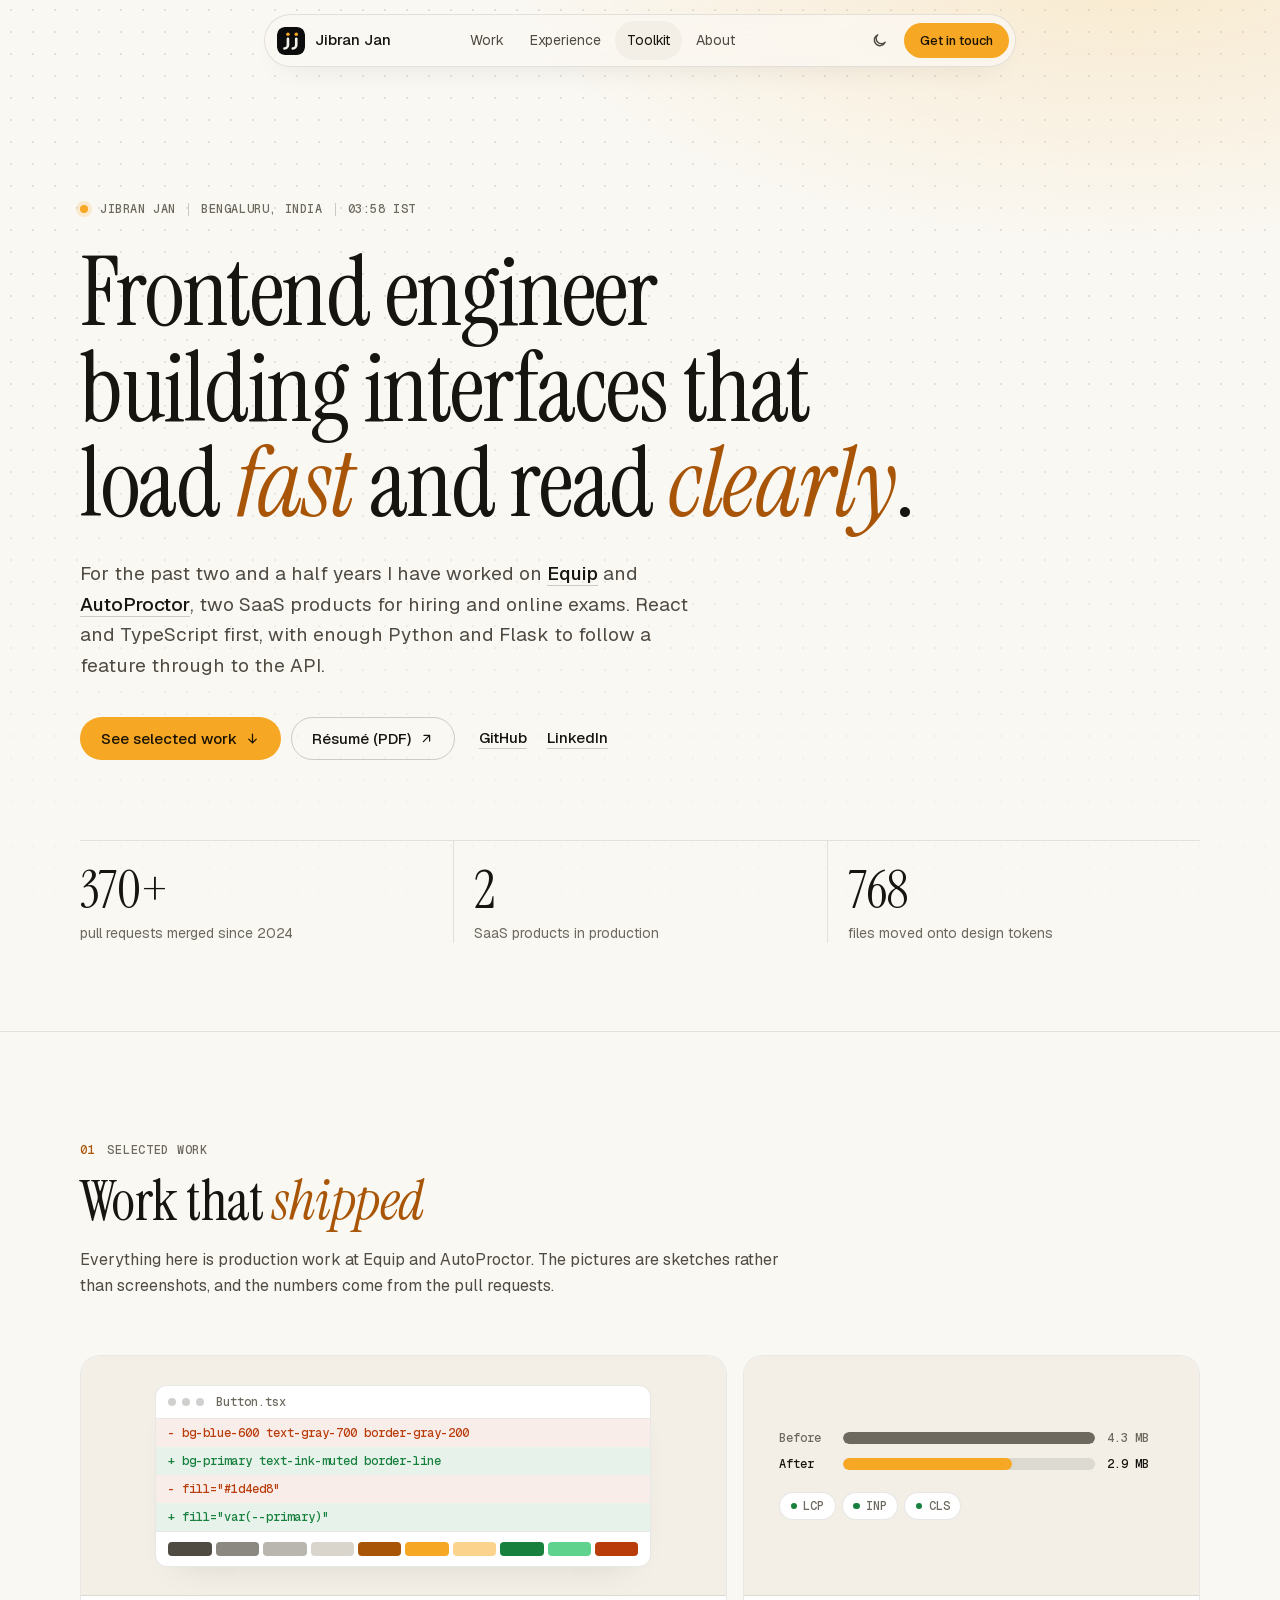
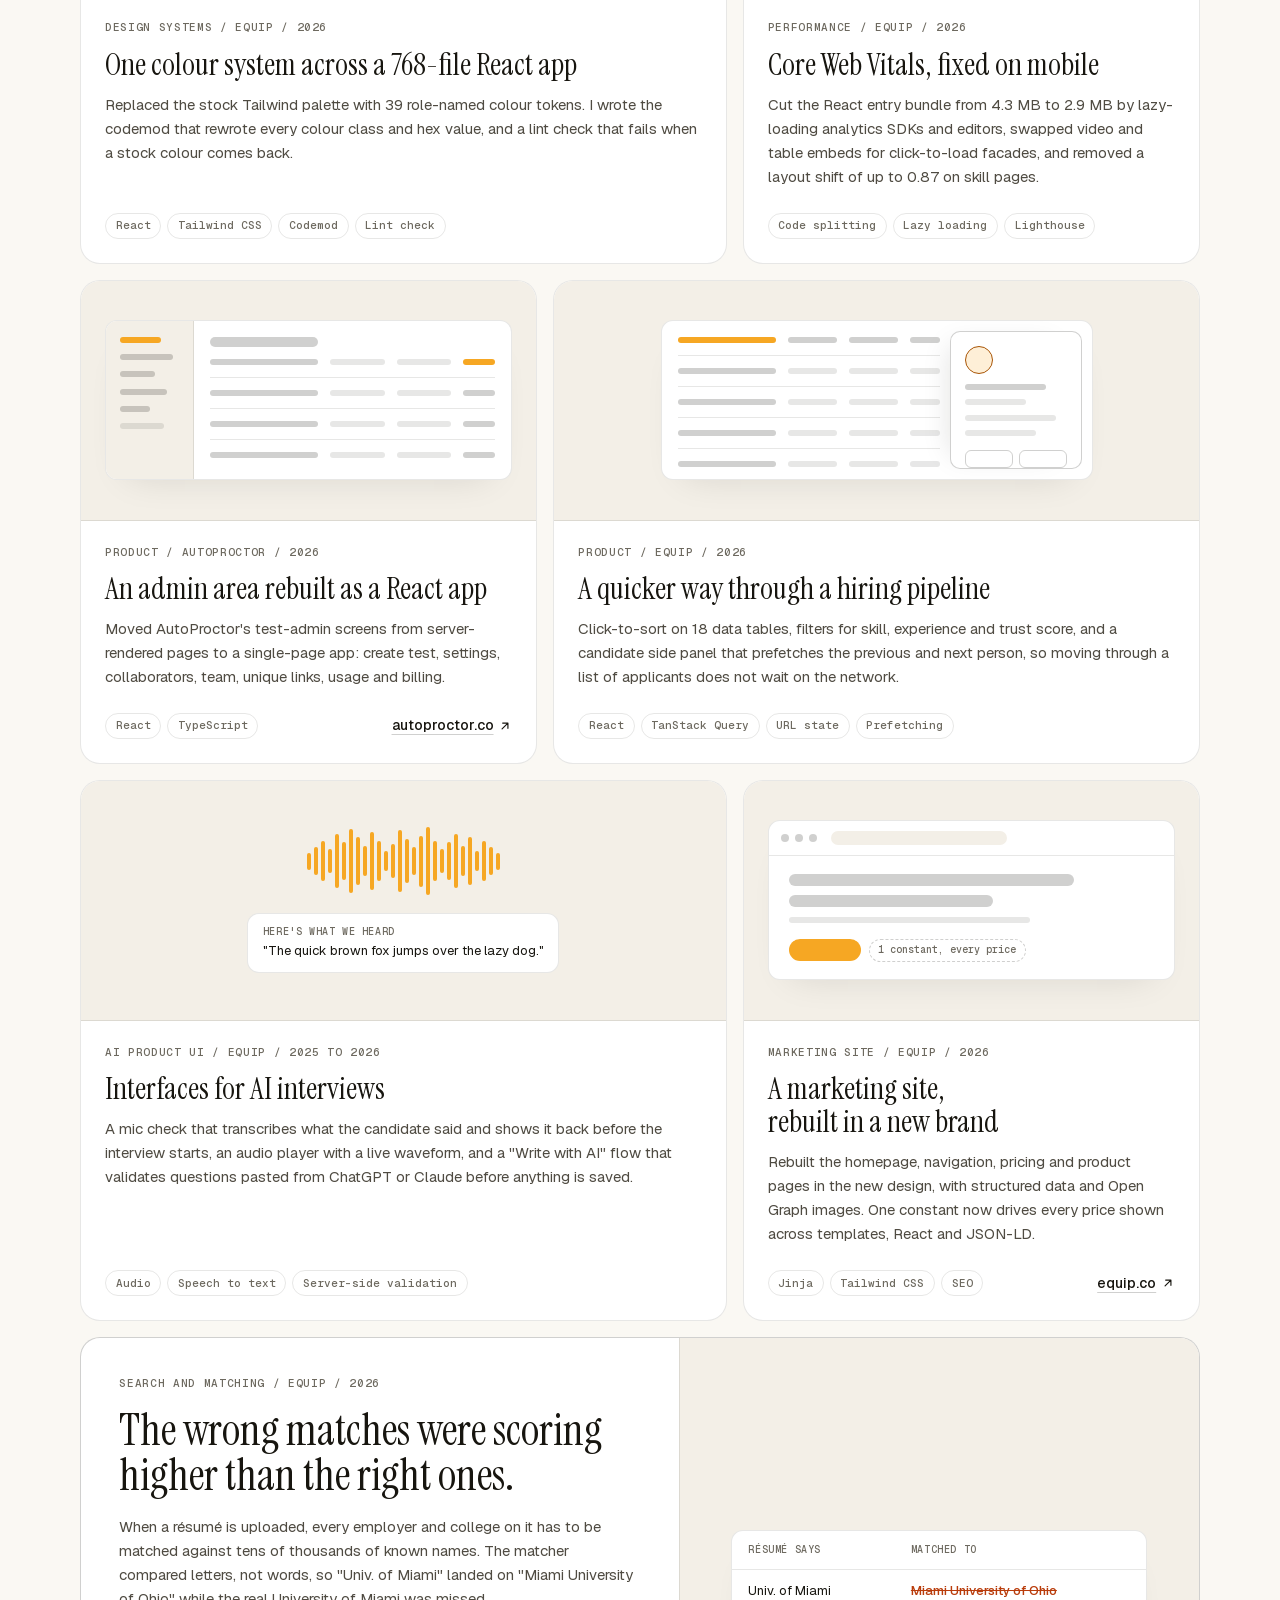
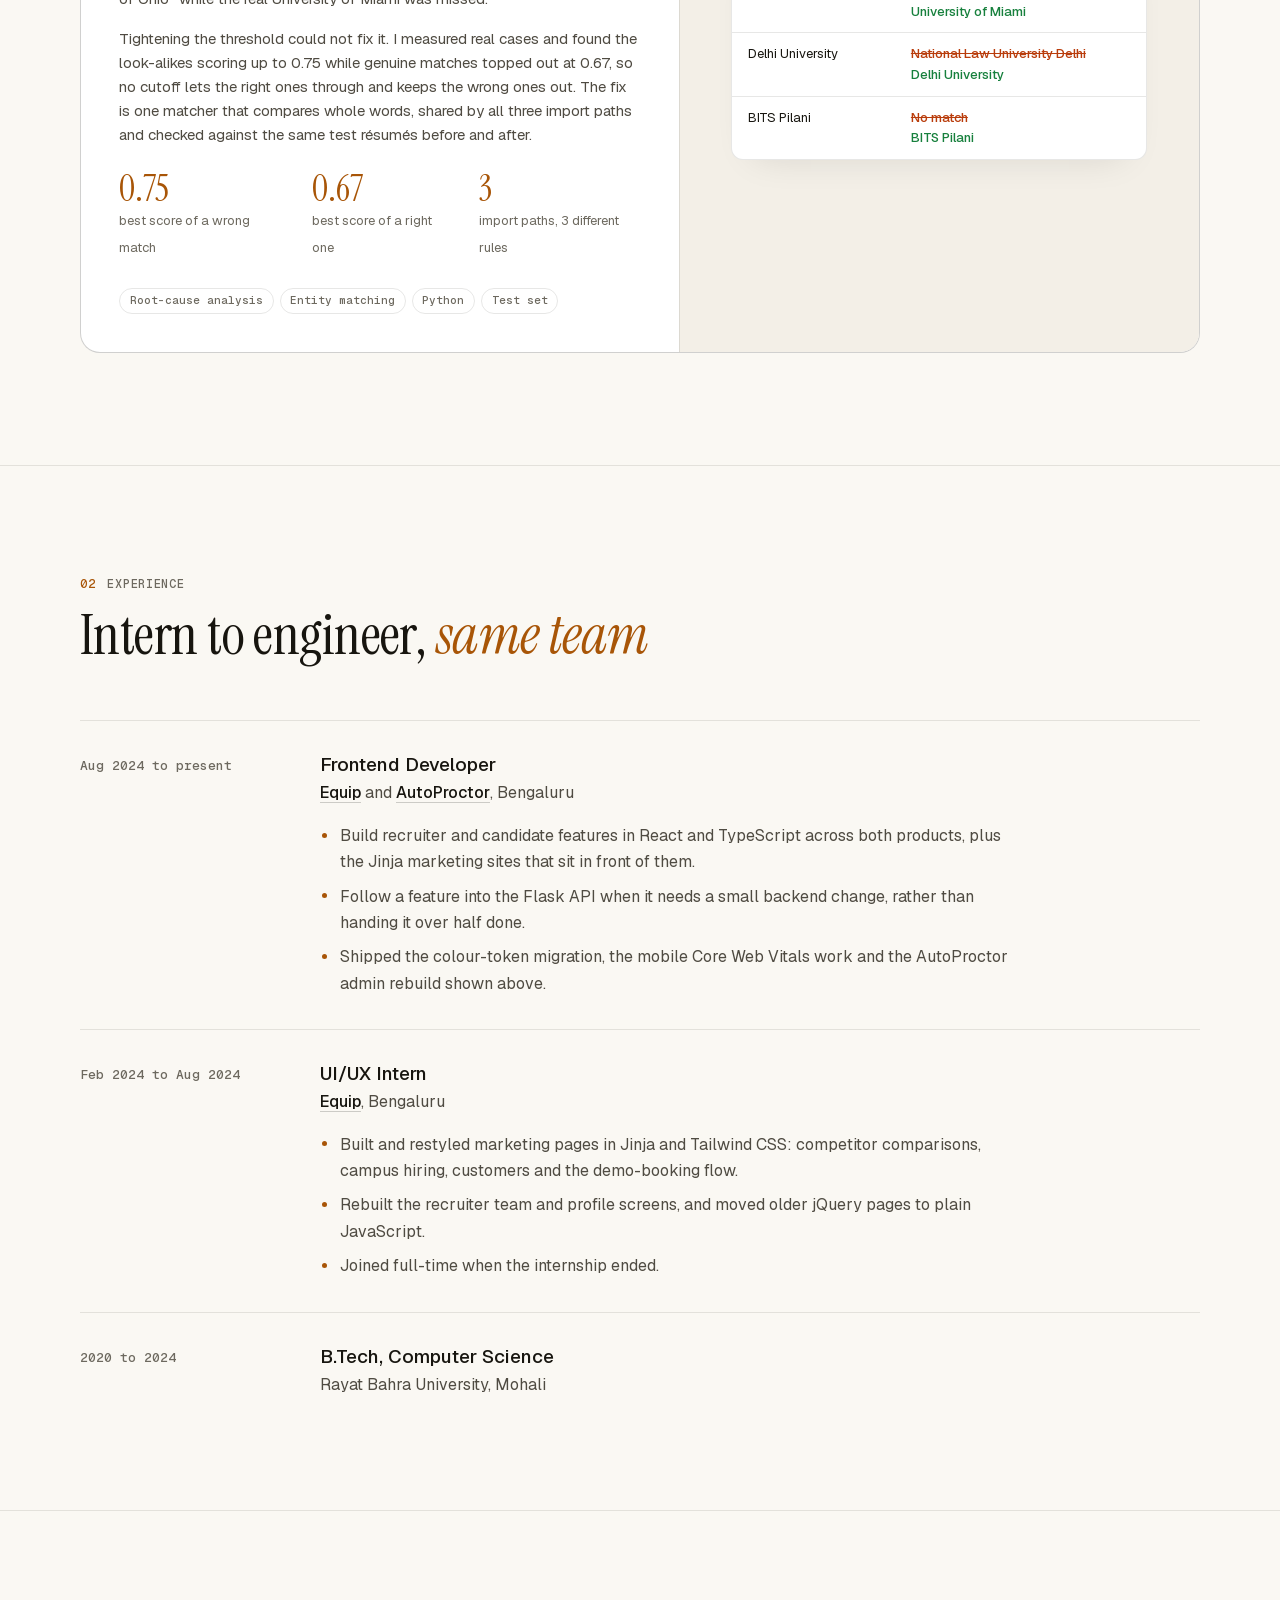
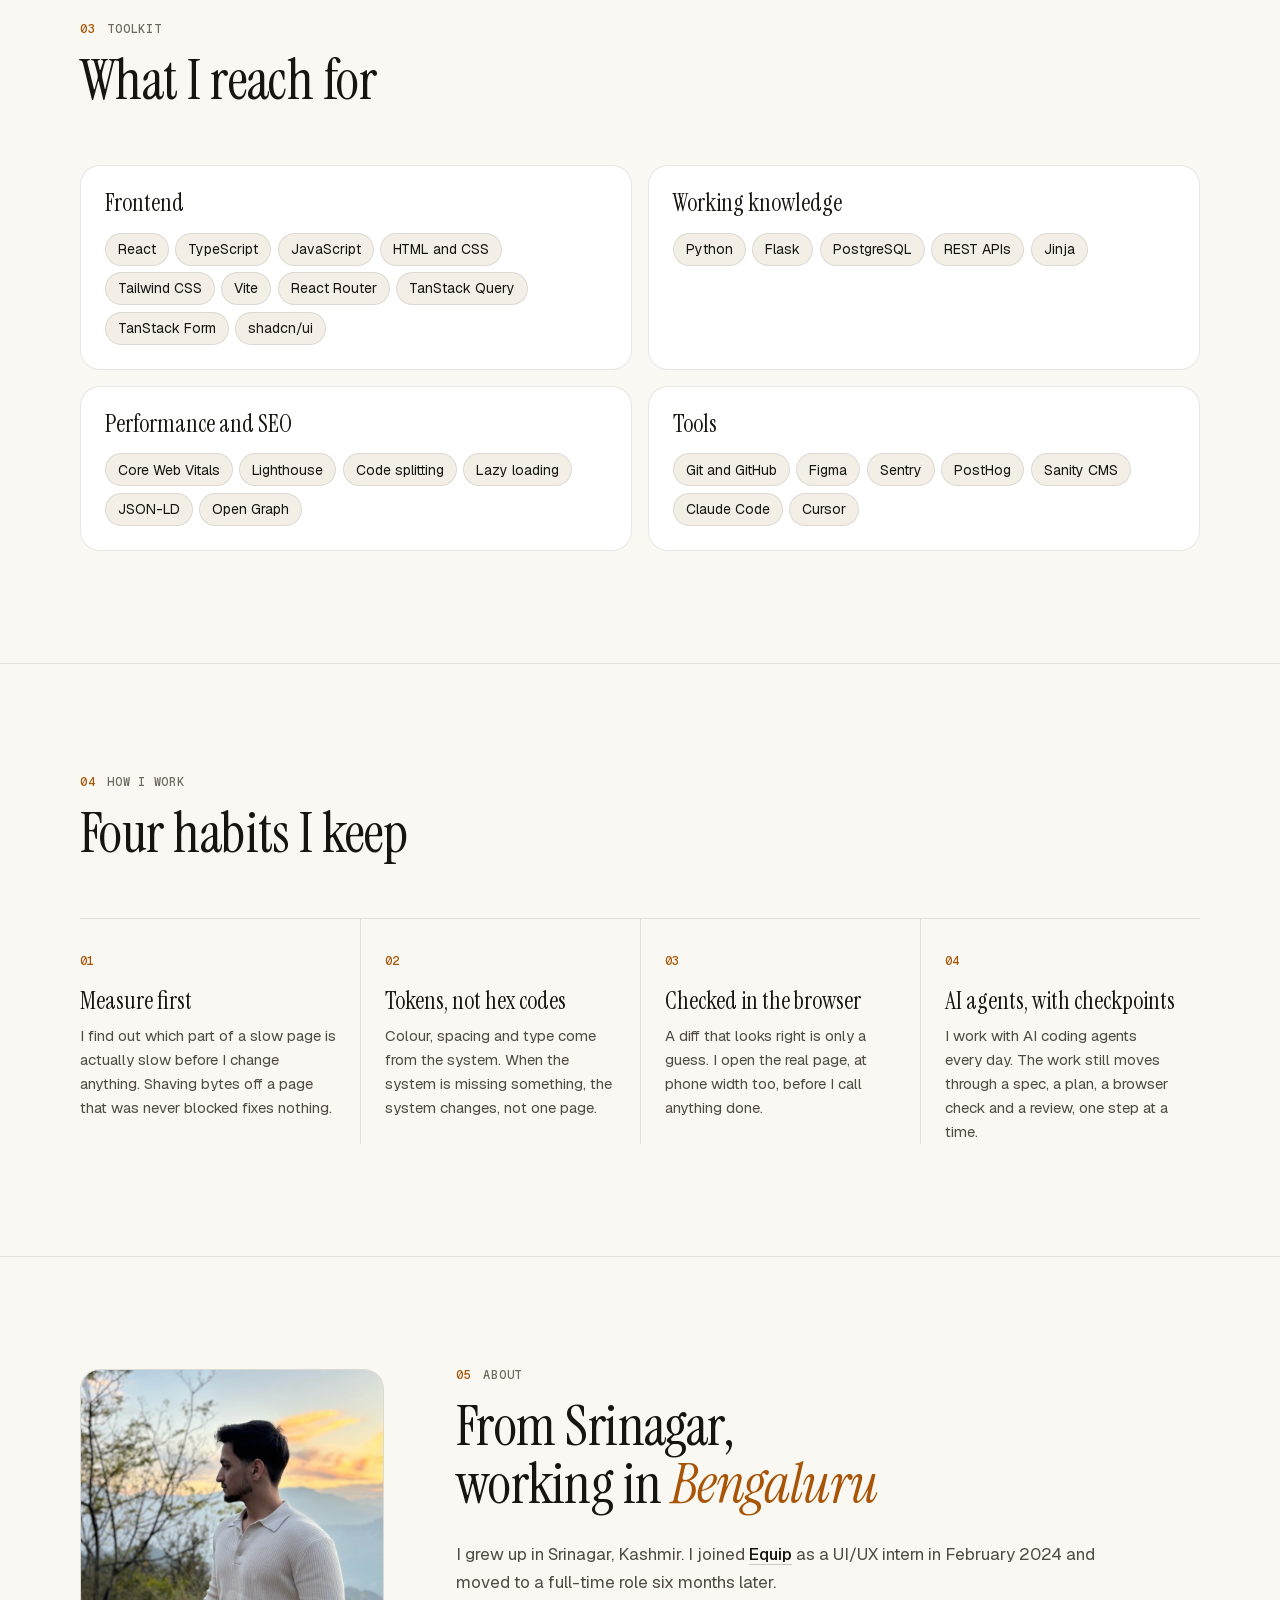
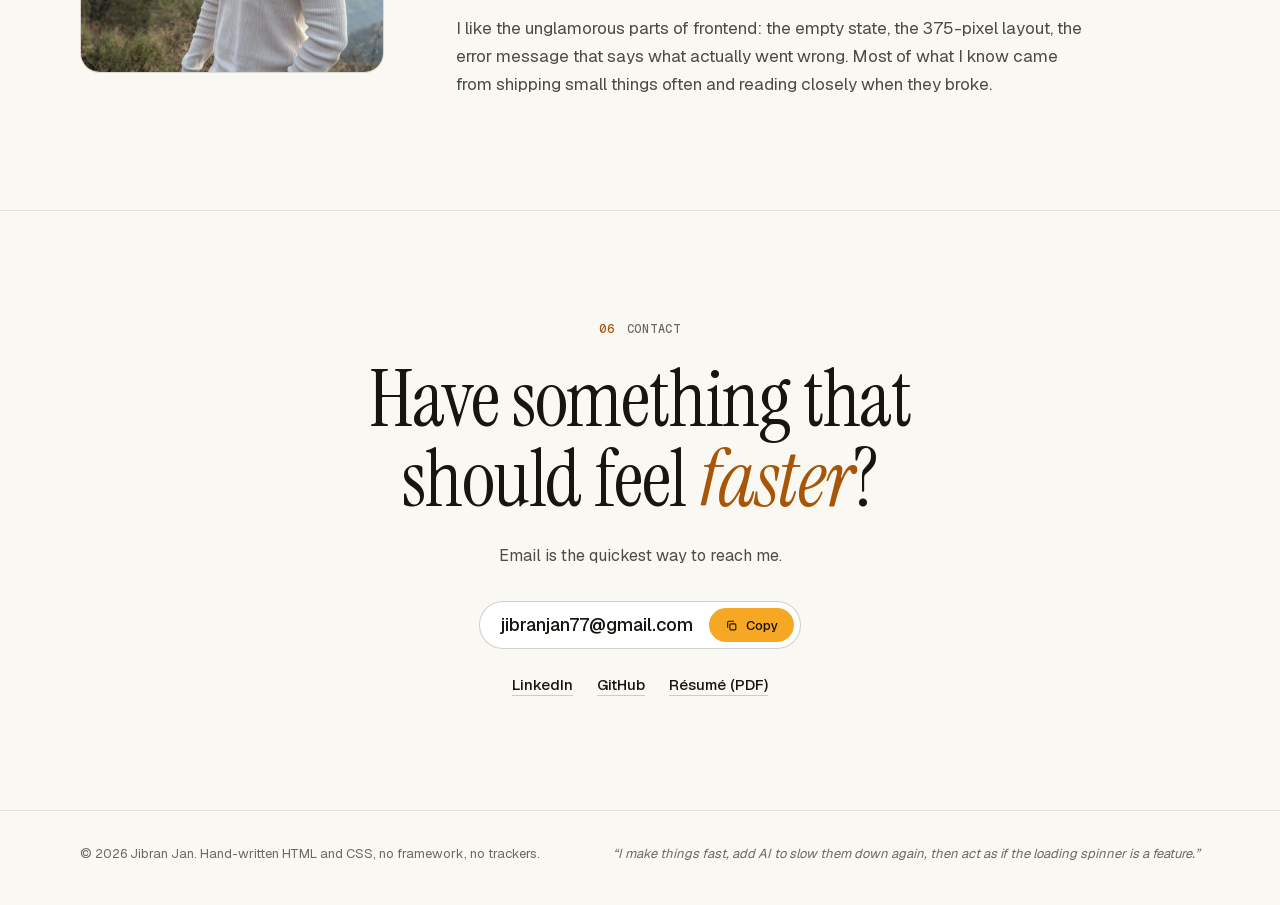
<file: index.html>
<!doctype html>
<html lang="en">
  <head>
    <meta charset="utf-8">
    <meta name="viewport" content="width=device-width, initial-scale=1">
    <title>Jibran Jan | Frontend Engineer</title>
    <meta name="description" content="Jibran Jan is a frontend engineer in Bengaluru building React and TypeScript interfaces for Equip and AutoProctor: product UI, web performance and design systems.">
    <meta name="author" content="Jibran Jan">
    <link rel="canonical" href="https://jibranjan.github.io/portfolio/">

    <meta name="theme-color" content="#faf8f3" media="(prefers-color-scheme: light)">
    <meta name="theme-color" content="#0c0c0d" media="(prefers-color-scheme: dark)">

    <meta property="og:type" content="website">
    <meta property="og:title" content="Jibran Jan | Frontend Engineer">
    <meta property="og:description" content="React and TypeScript interfaces that load fast and read clearly. Product UI, web performance and design systems.">
    <meta property="og:url" content="https://jibranjan.github.io/portfolio/">
    <meta property="og:image" content="https://jibranjan.github.io/portfolio/og.png">
    <meta property="og:image:width" content="1200">
    <meta property="og:image:height" content="630">
    <meta name="twitter:card" content="summary_large_image">

    <link rel="icon" href="favicon.ico" sizes="32x32">
    <link rel="icon" href="favicon.svg" type="image/svg+xml">
    <link rel="apple-touch-icon" href="apple-touch-icon.png">

    <link rel="preload" href="assets/fonts/geist-latin.woff2" as="font" type="font/woff2" crossorigin>
    <link rel="preload" href="assets/fonts/instrument-serif-latin.woff2" as="font" type="font/woff2" crossorigin>
    <link rel="stylesheet" href="assets/css/styles.css">

    <script>
      (function () {
        var root = document.documentElement;
        var stored = null;
        try {
          stored = localStorage.getItem("theme");
        } catch (error) {}
        root.dataset.theme = stored || (matchMedia("(prefers-color-scheme: light)").matches ? "light" : "dark");
        root.classList.add("js");
      })();
    </script>

    <script type="application/ld+json">
      {
        "@context": "https://schema.org",
        "@type": "Person",
        "name": "Jibran Jan",
        "jobTitle": "Frontend Engineer",
        "url": "https://jibranjan.github.io/portfolio/",
        "image": "https://jibranjan.github.io/portfolio/assets/img/jibran.webp",
        "address": { "@type": "PostalAddress", "addressLocality": "Bengaluru", "addressCountry": "IN" },
        "worksFor": { "@type": "Organization", "name": "Equip", "url": "https://equip.co/" },
        "sameAs": ["https://www.linkedin.com/in/jibran-jan/", "https://github.com/jibranjan"],
        "knowsAbout": ["React", "TypeScript", "JavaScript", "Tailwind CSS", "Web performance", "Design systems", "Core Web Vitals"]
      }
    </script>
  </head>

  <body>
    <a class="skip-link" href="#main">Skip to content</a>

    <svg class="sprite" width="0" height="0" aria-hidden="true">
      <symbol id="i-arrow-up-right" viewBox="0 0 24 24"><path d="M7 17 17 7M8 7h9v9"/></symbol>
      <symbol id="i-arrow-down" viewBox="0 0 24 24"><path d="M12 5v14M6 13l6 6 6-6"/></symbol>
      <symbol id="i-sun" viewBox="0 0 24 24"><circle cx="12" cy="12" r="4"/><path d="M12 2v2M12 20v2M4.9 4.9l1.4 1.4M17.7 17.7l1.4 1.4M2 12h2M20 12h2M4.9 19.1l1.4-1.4M17.7 6.3l1.4-1.4"/></symbol>
      <symbol id="i-moon" viewBox="0 0 24 24"><path d="M20 14.5A8 8 0 1 1 9.5 4a6.5 6.5 0 0 0 10.5 10.5Z"/></symbol>
      <symbol id="i-copy" viewBox="0 0 24 24"><rect x="9" y="9" width="11" height="11" rx="2"/><path d="M5 15V6a2 2 0 0 1 2-2h9"/></symbol>
    </svg>

    <header class="site-header">
      <nav class="nav" aria-label="Main">
        <a class="nav__brand" href="#top" aria-label="Jibran Jan, back to top">
          <svg viewBox="0 0 64 64" aria-hidden="true">
            <rect width="64" height="64" rx="16" fill="#0c0c0d"/>
            <g fill="none" stroke="#f3f1ec" stroke-width="6" stroke-linecap="round">
              <path d="M25 27v14a8 8 0 0 1-8 8"/>
              <path d="M44 27v14a8 8 0 0 1-8 8"/>
            </g>
            <g fill="#f6a723">
              <circle cx="25" cy="16.5" r="4"/>
              <circle cx="44" cy="16.5" r="4"/>
            </g>
          </svg>
          Jibran Jan
        </a>

        <ul class="nav__links" data-nav>
          <li><a href="#work">Work</a></li>
          <li><a href="#experience">Experience</a></li>
          <li><a href="#toolkit">Toolkit</a></li>
          <li><a href="#about">About</a></li>
        </ul>

        <div class="nav__actions">
          <button class="theme-toggle" type="button" data-theme-toggle aria-label="Switch theme">
            <svg class="icon icon--sun" aria-hidden="true"><use href="#i-sun"/></svg>
            <svg class="icon icon--moon" aria-hidden="true"><use href="#i-moon"/></svg>
          </button>
          <a class="btn btn--primary btn--small" href="#contact">Get in touch</a>
        </div>
      </nav>
    </header>

    <main id="main">
      <section class="hero" id="top">
        <div class="container">
          <p class="eyebrow">
            <span class="eyebrow__dot" aria-hidden="true"></span>
            Jibran Jan
            <span class="eyebrow__sep" aria-hidden="true"></span>
            Bengaluru, India
            <span class="eyebrow__sep" aria-hidden="true"></span>
            <span data-clock>IST, UTC+5:30</span>
          </p>

          <h1>Frontend engineer building interfaces that load <em>fast</em> and read <em>clearly</em>.</h1>

          <p class="hero__lede">
            For the past two and a half years I have worked on <a href="https://equip.co/" target="_blank" rel="noopener noreferrer">Equip</a> and <a href="https://www.autoproctor.co/" target="_blank" rel="noopener noreferrer">AutoProctor</a>,
            two SaaS products for hiring and online exams. React and TypeScript first, with enough Python and
            Flask to follow a feature through to the API.
          </p>

          <div class="hero__actions">
            <div class="hero__buttons">
              <a class="btn btn--primary" href="#work">
                See selected work
                <svg class="icon" aria-hidden="true"><use href="#i-arrow-down"/></svg>
              </a>
              <a class="btn btn--ghost" href="resume/Jibran-Jan-Resume.pdf" target="_blank" rel="noopener noreferrer">
                Résumé (PDF)
                <svg class="icon" aria-hidden="true"><use href="#i-arrow-up-right"/></svg>
              </a>
            </div>
            <div class="hero__links">
              <a class="link" href="https://github.com/jibranjan" rel="me noopener" target="_blank">GitHub</a>
              <a class="link" href="https://www.linkedin.com/in/jibran-jan/" rel="me noopener" target="_blank">LinkedIn</a>
            </div>
          </div>

          <ul class="stats">
            <li><strong>370+</strong><span>pull requests merged since 2024</span></li>
            <li><strong>2</strong><span>SaaS products in production</span></li>
            <li><strong>768</strong><span>files moved onto design tokens</span></li>
          </ul>
        </div>
      </section>

      <section class="section" id="work">
        <div class="container">
          <header class="section__head reveal">
            <p class="label"><span>01</span> Selected work</p>
            <h2>Work that <em>shipped</em></h2>
            <p>
              Everything here is production work at Equip and AutoProctor. The pictures are sketches rather than
              screenshots, and the numbers come from the pull requests.
            </p>
          </header>

          <div class="bento">
            <article class="card card--wide reveal">
              <div class="card__art" aria-hidden="true">
                <div class="diff">
                  <div class="diff__bar"><i></i><i></i><i></i><span>Button.tsx</span></div>
                  <p class="del">- bg-blue-600 text-gray-700 border-gray-200</p>
                  <p class="add">+ bg-primary text-ink-muted border-line</p>
                  <p class="del">- fill="#1d4ed8"</p>
                  <p class="add">+ fill="var(--primary)"</p>
                  <div class="swatches">
                    <i style="--c: #4f4b42"></i><i style="--c: #8b8881"></i><i style="--c: #b9b6af"></i>
                    <i style="--c: #d9d5cc"></i><i style="--c: #a85507"></i><i style="--c: #f6a723"></i>
                    <i style="--c: #fbd38d"></i><i style="--c: #17803d"></i><i style="--c: #5fd38d"></i>
                    <i style="--c: #b93c0b"></i>
                  </div>
                </div>
              </div>
              <div class="card__body">
                <p class="card__meta">Design systems / Equip / 2026</p>
                <h3>One colour system across a 768-file React app</h3>
                <p>
                  Replaced the stock Tailwind palette with 39 role-named colour tokens. I wrote the codemod that
                  rewrote every colour class and hex value, and a lint check that fails when a stock colour comes back.
                </p>
                <div class="card__foot">
                  <ul class="tags">
                    <li>React</li>
                    <li>Tailwind CSS</li>
                    <li>Codemod</li>
                    <li>Lint check</li>
                  </ul>
                </div>
              </div>
            </article>

            <article class="card card--narrow reveal">
              <div class="card__art" aria-hidden="true">
                <div class="bars">
                  <div class="bars__row">
                    <span>Before</span>
                    <span class="bars__track"><span class="bars__fill" style="--w: 100%"></span></span>
                    <span>4.3 MB</span>
                  </div>
                  <div class="bars__row bars__row--after">
                    <span>After</span>
                    <span class="bars__track"><span class="bars__fill" style="--w: 67%"></span></span>
                    <span>2.9 MB</span>
                  </div>
                  <ul class="vitals">
                    <li>LCP</li>
                    <li>INP</li>
                    <li>CLS</li>
                  </ul>
                </div>
              </div>
              <div class="card__body">
                <p class="card__meta">Performance / Equip / 2026</p>
                <h3>Core Web Vitals, fixed on mobile</h3>
                <p>
                  Cut the React entry bundle from 4.3 MB to 2.9 MB by lazy-loading analytics SDKs and editors,
                  swapped video and table embeds for click-to-load facades, and removed a layout shift of up to
                  0.87 on skill pages.
                </p>
                <div class="card__foot">
                  <ul class="tags">
                    <li>Code splitting</li>
                    <li>Lazy loading</li>
                    <li>Lighthouse</li>
                  </ul>
                </div>
              </div>
            </article>

            <article class="card card--narrow reveal">
              <div class="card__art" aria-hidden="true">
                <div class="wf wf--admin">
                  <div class="wf__side">
                    <b class="is-accent" style="width: 70%"></b>
                    <b style="width: 90%"></b>
                    <b style="width: 60%"></b>
                    <b style="width: 80%"></b>
                    <b style="width: 50%"></b>
                    <b class="is-faint" style="width: 75%"></b>
                  </div>
                  <div class="wf__main">
                    <b style="width: 38%; height: 0.625rem"></b>
                    <div class="wf__row"><b></b><b class="is-faint"></b><b class="is-faint"></b><b class="is-accent"></b></div>
                    <div class="wf__row"><b></b><b class="is-faint"></b><b class="is-faint"></b><b></b></div>
                    <div class="wf__row"><b></b><b class="is-faint"></b><b class="is-faint"></b><b></b></div>
                    <div class="wf__row"><b></b><b class="is-faint"></b><b class="is-faint"></b><b></b></div>
                  </div>
                </div>
              </div>
              <div class="card__body">
                <p class="card__meta">Product / AutoProctor / 2026</p>
                <h3>An admin area rebuilt as a React app</h3>
                <p>
                  Moved AutoProctor's test-admin screens from server-rendered pages to a single-page app: create
                  test, settings, collaborators, team, unique links, usage and billing.
                </p>
                <div class="card__foot">
                  <ul class="tags">
                    <li>React</li>
                    <li>TypeScript</li>
                  </ul>
                  <a class="link" href="https://www.autoproctor.co/" target="_blank" rel="noopener noreferrer">
                    autoproctor.co
                    <svg class="icon" aria-hidden="true"><use href="#i-arrow-up-right"/></svg>
                  </a>
                </div>
              </div>
            </article>

            <article class="card card--wide reveal">
              <div class="card__art" aria-hidden="true">
                <div class="wf wf--table">
                  <div class="wf__main">
                    <div class="wf__row"><b class="is-accent"></b><b></b><b></b><b></b></div>
                    <div class="wf__row"><b></b><b class="is-faint"></b><b class="is-faint"></b><b class="is-faint"></b></div>
                    <div class="wf__row"><b></b><b class="is-faint"></b><b class="is-faint"></b><b class="is-faint"></b></div>
                    <div class="wf__row"><b></b><b class="is-faint"></b><b class="is-faint"></b><b class="is-faint"></b></div>
                    <div class="wf__row"><b></b><b class="is-faint"></b><b class="is-faint"></b><b class="is-faint"></b></div>
                  </div>
                  <div class="wf__panel">
                    <span class="wf__avatar"></span>
                    <b style="width: 80%"></b>
                    <b class="is-faint" style="width: 60%"></b>
                    <b class="is-faint" style="width: 90%"></b>
                    <b class="is-faint" style="width: 70%"></b>
                    <div class="wf__pager"><i></i><i></i></div>
                  </div>
                </div>
              </div>
              <div class="card__body">
                <p class="card__meta">Product / Equip / 2026</p>
                <h3>A quicker way through a hiring pipeline</h3>
                <p>
                  Click-to-sort on 18 data tables, filters for skill, experience and trust score, and a candidate
                  side panel that prefetches the previous and next person, so moving through a list of applicants
                  does not wait on the network.
                </p>
                <div class="card__foot">
                  <ul class="tags">
                    <li>React</li>
                    <li>TanStack Query</li>
                    <li>URL state</li>
                    <li>Prefetching</li>
                  </ul>
                </div>
              </div>
            </article>

            <article class="card card--wide reveal">
              <div class="card__art" aria-hidden="true">
                <div class="voice">
                  <div class="wave">
                    <i style="--h: 0.25; --i: 0"></i><i style="--h: 0.4; --i: 1"></i><i style="--h: 0.6; --i: 2"></i>
                    <i style="--h: 0.35; --i: 3"></i><i style="--h: 0.8; --i: 4"></i><i style="--h: 0.55; --i: 5"></i>
                    <i style="--h: 0.95; --i: 6"></i><i style="--h: 0.7; --i: 7"></i><i style="--h: 0.45; --i: 8"></i>
                    <i style="--h: 0.85; --i: 9"></i><i style="--h: 0.6; --i: 10"></i><i style="--h: 0.3; --i: 11"></i>
                    <i style="--h: 0.5; --i: 12"></i><i style="--h: 0.9; --i: 13"></i><i style="--h: 0.65; --i: 14"></i>
                    <i style="--h: 0.4; --i: 15"></i><i style="--h: 0.75; --i: 16"></i><i style="--h: 1; --i: 17"></i>
                    <i style="--h: 0.6; --i: 18"></i><i style="--h: 0.35; --i: 19"></i><i style="--h: 0.55; --i: 20"></i>
                    <i style="--h: 0.8; --i: 21"></i><i style="--h: 0.45; --i: 22"></i><i style="--h: 0.7; --i: 23"></i>
                    <i style="--h: 0.3; --i: 24"></i><i style="--h: 0.6; --i: 25"></i><i style="--h: 0.4; --i: 26"></i>
                    <i style="--h: 0.25; --i: 27"></i>
                  </div>
                  <p class="heard"><span>Here's what we heard</span>"The quick brown fox jumps over the lazy dog."</p>
                </div>
              </div>
              <div class="card__body">
                <p class="card__meta">AI product UI / Equip / 2025 to 2026</p>
                <h3>Interfaces for AI interviews</h3>
                <p>
                  A mic check that transcribes what the candidate said and shows it back before the interview
                  starts, an audio player with a live waveform, and a "Write with AI" flow that validates questions
                  pasted from ChatGPT or Claude before anything is saved.
                </p>
                <div class="card__foot">
                  <ul class="tags">
                    <li>Audio</li>
                    <li>Speech to text</li>
                    <li>Server-side validation</li>
                  </ul>
                </div>
              </div>
            </article>

            <article class="card card--narrow reveal">
              <div class="card__art" aria-hidden="true">
                <div class="wf wf--browser">
                  <div class="wf__chrome"><i></i><i></i><i></i><span></span></div>
                  <div class="wf__hero">
                    <b></b>
                    <b></b>
                    <b class="is-faint"></b>
                    <div class="wf__cta"><i></i><span>1 constant, every price</span></div>
                  </div>
                </div>
              </div>
              <div class="card__body">
                <p class="card__meta">Marketing site / Equip / 2026</p>
                <h3>A marketing site, rebuilt in a new brand</h3>
                <p>
                  Rebuilt the homepage, navigation, pricing and product pages in the new design, with structured
                  data and Open Graph images. One constant now drives every price shown across templates, React
                  and JSON-LD.
                </p>
                <div class="card__foot">
                  <ul class="tags">
                    <li>Jinja</li>
                    <li>Tailwind CSS</li>
                    <li>SEO</li>
                  </ul>
                  <a class="link" href="https://equip.co/" target="_blank" rel="noopener noreferrer">
                    equip.co
                    <svg class="icon" aria-hidden="true"><use href="#i-arrow-up-right"/></svg>
                  </a>
                </div>
              </div>
            </article>

            <article class="card card--feature reveal">
              <div class="card__body">
                <p class="card__meta">Search and matching / Equip / 2026</p>
                <h3>The wrong matches were scoring higher than the right ones.</h3>
                <p>
                  When a résumé is uploaded, every employer and college on it has to be matched against tens of
                  thousands of known names. The matcher compared letters, not words, so "Univ. of Miami" landed
                  on "Miami University of Ohio" while the real University of Miami was missed.
                </p>
                <p>
                  Tightening the threshold could not fix it. I measured real cases and found the look-alikes
                  scoring up to 0.75 while genuine matches topped out at 0.67, so no cutoff lets the right ones
                  through and keeps the wrong ones out. The fix is one matcher that compares
                  whole words, shared by all three import paths and checked against the same test résumés before
                  and after.
                </p>
                <ul class="feature__stats">
                  <li><strong>0.75</strong><span>best score of a wrong match</span></li>
                  <li><strong>0.67</strong><span>best score of a right one</span></li>
                  <li><strong>3</strong><span>import paths, 3 different rules</span></li>
                </ul>
                <div class="card__foot">
                  <ul class="tags">
                    <li>Root-cause analysis</li>
                    <li>Entity matching</li>
                    <li>Python</li>
                    <li>Test set</li>
                  </ul>
                </div>
              </div>
              <div class="card__art" aria-hidden="true">
                <div class="match">
                  <div class="match__head"><span>Résumé says</span><span>Matched to</span></div>
                  <div class="match__row">
                    <span>Univ. of Miami</span>
                    <span><s>Miami University of Ohio</s><b>University of Miami</b></span>
                  </div>
                  <div class="match__row">
                    <span>Delhi University</span>
                    <span><s>National Law University Delhi</s><b>Delhi University</b></span>
                  </div>
                  <div class="match__row">
                    <span>BITS Pilani</span>
                    <span><s>No match</s><b>BITS Pilani</b></span>
                  </div>
                </div>
              </div>
            </article>
          </div>
        </div>
      </section>

      <section class="section" id="experience">
        <div class="container">
          <header class="section__head reveal">
            <p class="label"><span>02</span> Experience</p>
            <h2>Intern to engineer, <em>same team</em></h2>
          </header>

          <article class="xp reveal">
            <p class="xp__when">Aug 2024 to present</p>
            <div>
              <h3>Frontend Developer</h3>
              <p class="xp__org"><a href="https://equip.co/" target="_blank" rel="noopener noreferrer">Equip</a> and <a href="https://www.autoproctor.co/" target="_blank" rel="noopener noreferrer">AutoProctor</a>, Bengaluru</p>
              <ul class="xp__list">
                <li>Build recruiter and candidate features in React and TypeScript across both products, plus the Jinja marketing sites that sit in front of them.</li>
                <li>Follow a feature into the Flask API when it needs a small backend change, rather than handing it over half done.</li>
                <li>Shipped the colour-token migration, the mobile Core Web Vitals work and the AutoProctor admin rebuild shown above.</li>
              </ul>
            </div>
          </article>

          <article class="xp reveal">
            <p class="xp__when">Feb 2024 to Aug 2024</p>
            <div>
              <h3>UI/UX Intern</h3>
              <p class="xp__org"><a href="https://equip.co/" target="_blank" rel="noopener noreferrer">Equip</a>, Bengaluru</p>
              <ul class="xp__list">
                <li>Built and restyled marketing pages in Jinja and Tailwind CSS: competitor comparisons, campus hiring, customers and the demo-booking flow.</li>
                <li>Rebuilt the recruiter team and profile screens, and moved older jQuery pages to plain JavaScript.</li>
                <li>Joined full-time when the internship ended.</li>
              </ul>
            </div>
          </article>

          <article class="xp reveal">
            <p class="xp__when">2020 to 2024</p>
            <div>
              <h3>B.Tech, Computer Science</h3>
              <p class="xp__org">Rayat Bahra University, Mohali</p>
            </div>
          </article>
        </div>
      </section>

      <section class="section" id="toolkit">
        <div class="container">
          <header class="section__head reveal">
            <p class="label"><span>03</span> Toolkit</p>
            <h2>What I reach for</h2>
          </header>

          <div class="toolkit">
            <section class="toolkit__group reveal">
              <h3>Frontend</h3>
              <ul class="chips">
                <li>React</li>
                <li>TypeScript</li>
                <li>JavaScript</li>
                <li>HTML and CSS</li>
                <li>Tailwind CSS</li>
                <li>Vite</li>
                <li>React Router</li>
                <li>TanStack Query</li>
                <li>TanStack Form</li>
                <li>shadcn/ui</li>
              </ul>
            </section>

            <section class="toolkit__group reveal">
              <h3>Working knowledge</h3>
              <ul class="chips">
                <li>Python</li>
                <li>Flask</li>
                <li>PostgreSQL</li>
                <li>REST APIs</li>
                <li>Jinja</li>
              </ul>
            </section>

            <section class="toolkit__group reveal">
              <h3>Performance and SEO</h3>
              <ul class="chips">
                <li>Core Web Vitals</li>
                <li>Lighthouse</li>
                <li>Code splitting</li>
                <li>Lazy loading</li>
                <li>JSON-LD</li>
                <li>Open Graph</li>
              </ul>
            </section>

            <section class="toolkit__group reveal">
              <h3>Tools</h3>
              <ul class="chips">
                <li>Git and GitHub</li>
                <li>Figma</li>
                <li>Sentry</li>
                <li>PostHog</li>
                <li>Sanity CMS</li>
                <li>Claude Code</li>
                <li>Cursor</li>
              </ul>
            </section>
          </div>
        </div>
      </section>

      <section class="section" id="approach">
        <div class="container">
          <header class="section__head reveal">
            <p class="label"><span>04</span> How I work</p>
            <h2>Four habits I keep</h2>
          </header>

          <ul class="principles">
            <li class="reveal">
              <span>01</span>
              <h3>Measure first</h3>
              <p>I find out which part of a slow page is actually slow before I change anything. Shaving bytes off a page that was never blocked fixes nothing.</p>
            </li>
            <li class="reveal">
              <span>02</span>
              <h3>Tokens, not hex codes</h3>
              <p>Colour, spacing and type come from the system. When the system is missing something, the system changes, not one page.</p>
            </li>
            <li class="reveal">
              <span>03</span>
              <h3>Checked in the browser</h3>
              <p>A diff that looks right is only a guess. I open the real page, at phone width too, before I call anything done.</p>
            </li>
            <li class="reveal">
              <span>04</span>
              <h3>AI agents, with checkpoints</h3>
              <p>I work with AI coding agents every day. The work still moves through a spec, a plan, a browser check and a review, one step at a time.</p>
            </li>
          </ul>
        </div>
      </section>

      <section class="section" id="about">
        <div class="container about">
          <div class="about__photo reveal">
            <img src="assets/img/jibran.webp" width="800" height="800" alt="Jibran Jan" loading="lazy" decoding="async">
          </div>
          <div class="about__text reveal">
            <header class="section__head">
              <p class="label"><span>05</span> About</p>
              <h2>From Srinagar, working in <em>Bengaluru</em></h2>
            </header>
            <p>
              I grew up in Srinagar, Kashmir. I joined <a href="https://equip.co/" target="_blank" rel="noopener noreferrer">Equip</a> as a UI/UX intern in February 2024 and moved to a full-time role six months later.
            </p>
            <p>
              I like the unglamorous parts of frontend: the empty state, the 375-pixel layout, the error message
              that says what actually went wrong. Most of what I know came from shipping small things often and
              reading closely when they broke.
            </p>
          </div>
        </div>
      </section>

      <section class="section" id="contact">
        <div class="container contact reveal">
          <p class="label"><span>06</span> Contact</p>
          <h2>Have something that should feel <em>faster</em>?</h2>
          <p>Email is the quickest way to reach me.</p>
          <div class="contact__email">
            <a href="mailto:jibranjan77@gmail.com">jibranjan77@gmail.com</a>
            <button class="btn btn--primary btn--small" type="button" data-copy="jibranjan77@gmail.com">
              <svg class="icon" aria-hidden="true"><use href="#i-copy"/></svg>
              <span data-copy-label>Copy</span>
            </button>
          </div>
          <div class="contact__links">
            <a class="link" href="https://www.linkedin.com/in/jibran-jan/" rel="me noopener" target="_blank">LinkedIn</a>
            <a class="link" href="https://github.com/jibranjan" rel="me noopener" target="_blank">GitHub</a>
            <a class="link" href="resume/Jibran-Jan-Resume.pdf" target="_blank" rel="noopener noreferrer">Résumé (PDF)</a>
          </div>
        </div>
      </section>
    </main>

    <footer class="site-footer">
      <div class="container">
        <p>&copy; 2026 Jibran Jan. Hand-written HTML and CSS, no framework, no trackers.</p>
        <p><q>I make things fast, add AI to slow them down again, then act as if the loading spinner is a feature.</q></p>
      </div>
    </footer>

    <script type="module" src="assets/js/main.js"></script>
  </body>
</html>
</file>
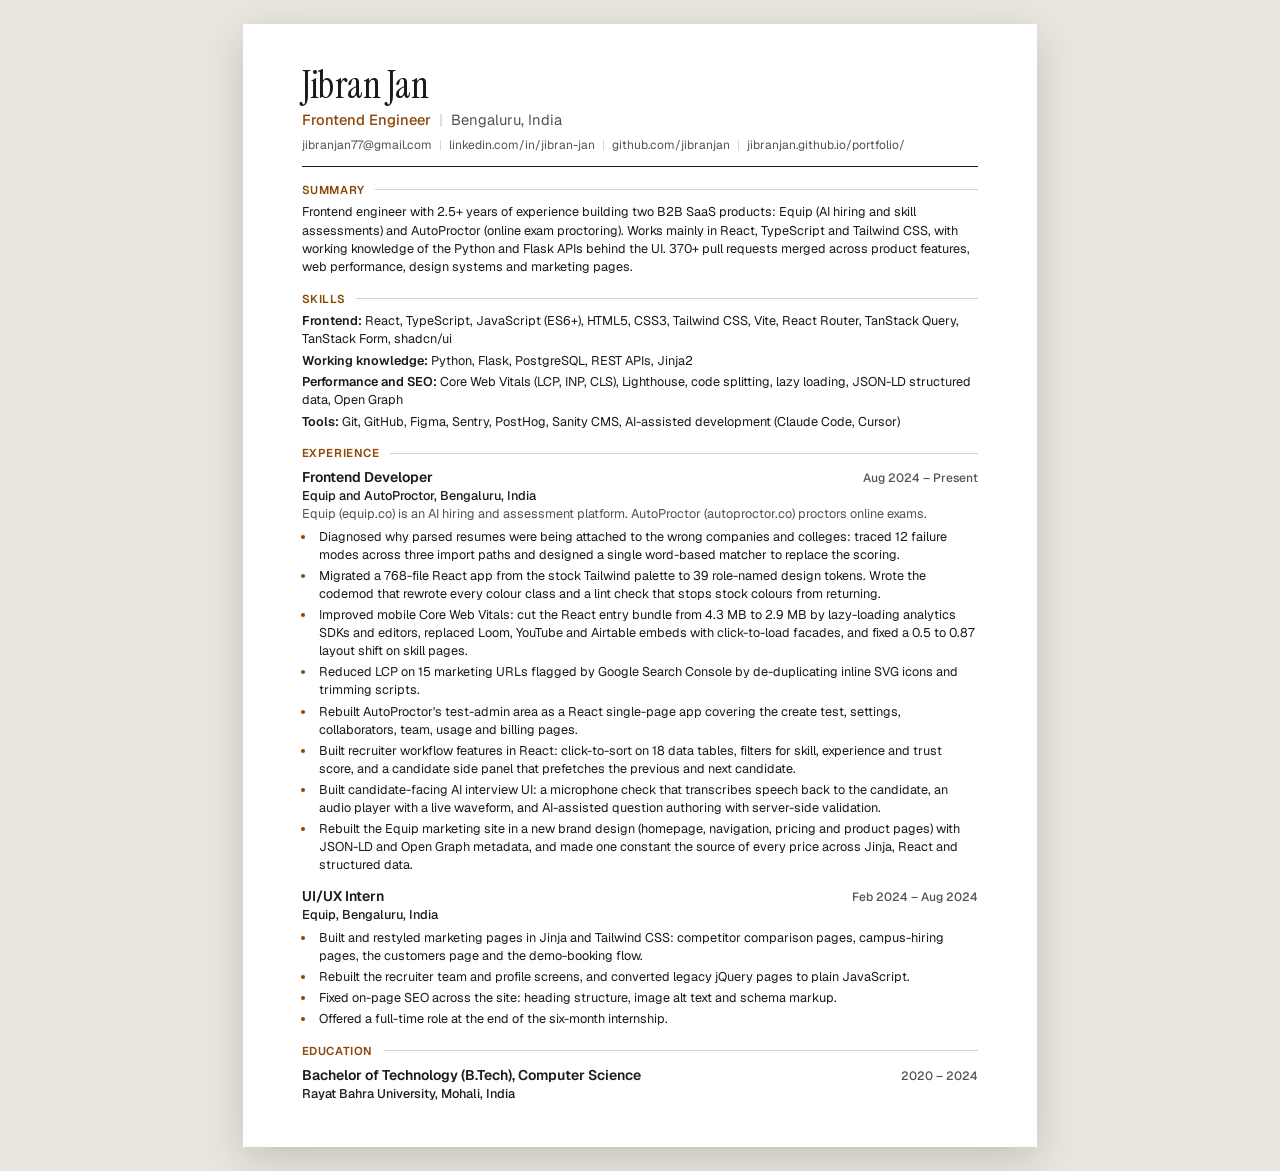
<file: resume/resume.html>
<!doctype html>
<html lang="en">
  <head>
    <meta charset="utf-8">
    <meta name="viewport" content="width=device-width, initial-scale=1">
    <title>Jibran Jan - Frontend Engineer - Resume</title>
    <meta name="author" content="Jibran Jan">
    <meta name="description" content="Resume of Jibran Jan, Frontend Engineer (React, TypeScript, Python).">
    <meta name="robots" content="noindex">
    <link rel="icon" href="../favicon.svg" type="image/svg+xml">
    <style>
      /* Static weights, not the variable file: Chrome embeds these in the PDF as
         real TrueType fonts, which resume parsers read more reliably. */
      @font-face {
        font-family: "Geist";
        src: url("fonts/geist-400.woff2") format("woff2");
        font-weight: 400;
      }

      @font-face {
        font-family: "Geist";
        src: url("fonts/geist-500.woff2") format("woff2");
        font-weight: 500;
      }

      @font-face {
        font-family: "Geist";
        src: url("fonts/geist-600.woff2") format("woff2");
        font-weight: 600;
      }

      @font-face {
        font-family: "Instrument Serif";
        src: url("../assets/fonts/instrument-serif-latin.woff2") format("woff2");
        font-weight: 400;
      }

      @page {
        size: A4;
        margin: 0;
      }

      :root {
        --ink: #1b1a17;
        --muted: #56524a;
        --rule: #d8d3c8;
        --accent: #8a4706;
      }

      * {
        box-sizing: border-box;
      }

      html {
        font-size: 9.5pt;
      }

      body {
        margin: 0;
        background: #fff;
        color: var(--ink);
        font-family: "Geist", "Helvetica Neue", Arial, sans-serif;
        line-height: 1.43;
        font-variant-ligatures: none;
        -webkit-print-color-adjust: exact;
        print-color-adjust: exact;
      }

      .sheet {
        width: 210mm;
        padding: 11mm 15.5mm 9mm;
      }

      h1,
      h2,
      h3,
      p,
      ul {
        margin: 0;
      }

      a {
        color: inherit;
        text-decoration: none;
      }

      /* Header */
      .head {
        padding-bottom: 9pt;
        border-bottom: 1.25pt solid var(--ink);
      }

      h1 {
        font: 400 29pt/1 "Instrument Serif", Georgia, serif;
        letter-spacing: -0.005em;
      }

      .head__role {
        margin-top: 4pt;
        font-size: 11pt;
        font-weight: 500;
        color: var(--accent);
      }

      .head__contact {
        margin-top: 5pt;
        font-size: 9pt;
        color: var(--muted);
      }

      .head__role em {
        font-style: normal;
        font-weight: 400;
        color: var(--muted);
      }

      .head__role span,
      .head__contact span {
        padding: 0 3pt;
        color: var(--rule);
      }

      /* Sections */
      h2 {
        display: flex;
        align-items: center;
        gap: 8pt;
        margin: 12.5pt 0 6pt;
        font-size: 8.6pt;
        font-weight: 600;
        line-height: 1;
        letter-spacing: 0.05em;
        text-transform: uppercase;
        color: var(--accent);
      }

      h2::after {
        content: "";
        flex: 1;
        border-top: 0.75pt solid var(--rule);
      }

      .skills p + p {
        margin-top: 2.5pt;
      }

      .skills strong,
      h3 {
        font-weight: 600;
      }

      /* Entries */
      .entry + .entry {
        margin-top: 9pt;
      }

      .entry__head {
        display: flex;
        align-items: baseline;
        justify-content: space-between;
        gap: 12pt;
      }

      h3 {
        font-size: 10.5pt;
      }

      .entry__date {
        font-size: 9pt;
        font-weight: 500;
        color: var(--muted);
        white-space: nowrap;
      }

      .entry__org {
        font-weight: 500;
      }

      .entry__note {
        color: var(--muted);
      }

      ul {
        margin-top: 3.5pt;
        padding-left: 11pt;
      }

      li {
        padding-left: 2pt;
      }

      li + li {
        margin-top: 2.2pt;
      }

      li::marker {
        color: var(--accent);
      }

      /* On screen, show the page as a sheet of paper. */
      @media screen {
        body {
          padding: 24px 0;
          background: #e9e6df;
        }

        .sheet {
          min-height: 297mm;
          margin: 0 auto;
          background: #fff;
          box-shadow: 0 12px 40px rgb(0 0 0 / 0.16);
        }
      }
    </style>
  </head>
  <body>
    <main class="sheet">
      <header class="head">
        <h1>Jibran Jan</h1>
        <p class="head__role">Frontend Engineer <span>|</span> <em>Bengaluru, India</em></p>
        <p class="head__contact">
          <a href="mailto:jibranjan77@gmail.com">jibranjan77@gmail.com</a> <span>|</span>
          <a href="https://www.linkedin.com/in/jibran-jan/">linkedin.com/in/jibran-jan</a> <span>|</span>
          <a href="https://github.com/jibranjan">github.com/jibranjan</a> <span>|</span>
          <a href="https://jibranjan.github.io/portfolio/">jibranjan.github.io/portfolio/</a>
        </p>
      </header>

      <section>
        <h2>Summary</h2>
        <p>
          Frontend engineer with 2.5+ years of experience building two B2B SaaS products: Equip (AI hiring and skill
          assessments) and AutoProctor (online exam proctoring). Works mainly in React, TypeScript and Tailwind CSS, with working knowledge of the Python and Flask APIs behind the UI. 370+ pull requests merged across product features, web performance,
          design systems and marketing pages.
        </p>
      </section>

      <section class="skills">
        <h2>Skills</h2>
        <p><strong>Frontend:</strong> React, TypeScript, JavaScript (ES6+), HTML5, CSS3, Tailwind CSS, Vite, React Router, TanStack Query, TanStack Form, shadcn/ui</p>
        <p><strong>Working knowledge:</strong> Python, Flask, PostgreSQL, REST APIs, Jinja2</p>
        <p><strong>Performance and SEO:</strong> Core Web Vitals (LCP, INP, CLS), Lighthouse, code splitting, lazy loading, JSON-LD structured data, Open Graph</p>
        <p><strong>Tools:</strong> Git, GitHub, Figma, Sentry, PostHog, Sanity CMS, AI-assisted development (Claude Code, Cursor)</p>
      </section>

      <section>
        <h2>Experience</h2>

        <div class="entry">
          <div class="entry__head">
            <h3>Frontend Developer</h3>
            <span class="entry__date">Aug 2024 – Present</span>
          </div>
          <p class="entry__org">Equip and AutoProctor, Bengaluru, India</p>
          <p class="entry__note">Equip (equip.co) is an AI hiring and assessment platform. AutoProctor (autoproctor.co) proctors online exams.</p>
          <ul>
            <li>Diagnosed why parsed resumes were being attached to the wrong companies and colleges: traced 12 failure modes across three import paths and designed a single word-based matcher to replace the scoring.</li>
            <li>Migrated a 768-file React app from the stock Tailwind palette to 39 role-named design tokens. Wrote the codemod that rewrote every colour class and a lint check that stops stock colours from returning.</li>
            <li>Improved mobile Core Web Vitals: cut the React entry bundle from 4.3 MB to 2.9 MB by lazy-loading analytics SDKs and editors, replaced Loom, YouTube and Airtable embeds with click-to-load facades, and fixed a 0.5 to 0.87 layout shift on skill pages.</li>
            <li>Reduced LCP on 15 marketing URLs flagged by Google Search Console by de-duplicating inline SVG icons and trimming scripts.</li>
            <li>Rebuilt AutoProctor's test-admin area as a React single-page app covering the create test, settings, collaborators, team, usage and billing pages.</li>
            <li>Built recruiter workflow features in React: click-to-sort on 18 data tables, filters for skill, experience and trust score, and a candidate side panel that prefetches the previous and next candidate.</li>
            <li>Built candidate-facing AI interview UI: a microphone check that transcribes speech back to the candidate, an audio player with a live waveform, and AI-assisted question authoring with server-side validation.</li>
            <li>Rebuilt the Equip marketing site in a new brand design (homepage, navigation, pricing and product pages) with JSON-LD and Open Graph metadata, and made one constant the source of every price across Jinja, React and structured data.</li>
          </ul>
        </div>

        <div class="entry">
          <div class="entry__head">
            <h3>UI/UX Intern</h3>
            <span class="entry__date">Feb 2024 – Aug 2024</span>
          </div>
          <p class="entry__org">Equip, Bengaluru, India</p>
          <ul>
            <li>Built and restyled marketing pages in Jinja and Tailwind CSS: competitor comparison pages, campus-hiring pages, the customers page and the demo-booking flow.</li>
            <li>Rebuilt the recruiter team and profile screens, and converted legacy jQuery pages to plain JavaScript.</li>
            <li>Fixed on-page SEO across the site: heading structure, image alt text and schema markup.</li>
            <li>Offered a full-time role at the end of the six-month internship.</li>
          </ul>
        </div>
      </section>

      <section>
        <h2>Education</h2>
        <div class="entry">
          <div class="entry__head">
            <h3>Bachelor of Technology (B.Tech), Computer Science</h3>
            <span class="entry__date">2020 – 2024</span>
          </div>
          <p class="entry__org">Rayat Bahra University, Mohali, India</p>
        </div>
      </section>
    </main>
  </body>
</html>
</file>
<file: assets/css/styles.css>
/* ------------------------------------------------------------------
   Fonts (self-hosted, latin subset)
------------------------------------------------------------------ */
@font-face {
  font-family: "Geist";
  src: url("../fonts/geist-latin.woff2") format("woff2");
  font-weight: 100 900;
  font-style: normal;
  font-display: swap;
}

@font-face {
  font-family: "Geist Mono";
  src: url("../fonts/geist-mono-latin.woff2") format("woff2");
  font-weight: 100 900;
  font-style: normal;
  font-display: swap;
}

@font-face {
  font-family: "Instrument Serif";
  src: url("../fonts/instrument-serif-latin.woff2") format("woff2");
  font-weight: 400;
  font-style: normal;
  font-display: swap;
}

@font-face {
  font-family: "Instrument Serif";
  src: url("../fonts/instrument-serif-italic-latin.woff2") format("woff2");
  font-weight: 400;
  font-style: italic;
  font-display: swap;
}

/* ------------------------------------------------------------------
   Tokens. Every colour is declared once with light-dark(); the theme
   toggle only flips color-scheme on the root element.
------------------------------------------------------------------ */
:root {
  color-scheme: light dark;

  --bg: light-dark(#faf8f3, #0c0c0d);
  --surface: light-dark(#ffffff, #141415);
  --surface-2: light-dark(#f3efe7, #1a1a1c);
  --line: light-dark(rgb(23 21 15 / 0.1), rgb(255 255 255 / 0.09));
  --line-strong: light-dark(rgb(23 21 15 / 0.2), rgb(255 255 255 / 0.18));
  --ink: light-dark(#17150f, #f3f1ec);
  --ink-2: light-dark(#4f4b42, #b9b6af);
  --ink-3: light-dark(#6d695f, #8b8881);

  --accent: light-dark(#a85507, #f6a723);
  --accent-fill: #f6a723;
  --accent-soft: light-dark(rgb(246 167 35 / 0.18), rgb(246 167 35 / 0.1));
  --on-accent: #1b1303;

  --add: light-dark(#17803d, #5fd38d);
  --add-soft: light-dark(rgb(23 128 61 / 0.1), rgb(95 211 141 / 0.1));
  --del: light-dark(#b93c0b, #f0805a);
  --del-soft: light-dark(rgb(185 60 11 / 0.09), rgb(240 128 90 / 0.1));
  --shadow: light-dark(rgb(23 21 15 / 0.14), rgb(0 0 0 / 0.55));

  --font-sans: "Geist", ui-sans-serif, system-ui, -apple-system, "Segoe UI", sans-serif;
  --font-serif: "Instrument Serif", "Iowan Old Style", Georgia, serif;
  --font-mono: "Geist Mono", ui-monospace, "SF Mono", Menlo, monospace;

  --gutter: clamp(1.25rem, 4vw, 2.5rem);
  --container: 70rem;
  --radius: 1.25rem;
}

:root[data-theme="light"] {
  color-scheme: light;
}

:root[data-theme="dark"] {
  color-scheme: dark;
}

/* ------------------------------------------------------------------
   Base
------------------------------------------------------------------ */
*,
*::before,
*::after {
  box-sizing: border-box;
}

html {
  scroll-behavior: smooth;
  scroll-padding-top: 5.5rem;
  -webkit-text-size-adjust: 100%;
}

body {
  margin: 0;
  background: var(--bg);
  color: var(--ink-2);
  font: 400 1rem/1.65 var(--font-sans);
  -webkit-font-smoothing: antialiased;
  text-rendering: optimizeLegibility;
  overflow-x: clip;
}

h1,
h2,
h3,
p,
ul {
  margin: 0;
}

ul {
  padding: 0;
  list-style: none;
}

a {
  color: inherit;
  text-decoration: none;
}

img,
svg {
  display: block;
  max-width: 100%;
}

::selection {
  background: var(--accent-fill);
  color: var(--on-accent);
}

:focus-visible {
  outline: 2px solid var(--accent);
  outline-offset: 3px;
  border-radius: 0.375rem;
}

.container {
  width: 100%;
  max-width: calc(var(--container) + var(--gutter) * 2);
  margin-inline: auto;
  padding-inline: var(--gutter);
}

.skip-link {
  position: absolute;
  top: 0.75rem;
  left: 0.75rem;
  z-index: 100;
  padding: 0.6rem 1rem;
  border-radius: 999px;
  background: var(--accent-fill);
  color: var(--on-accent);
  font-weight: 500;
  translate: 0 -200%;
}

.skip-link:focus {
  translate: 0 0;
}

.sprite {
  position: absolute;
}

.icon {
  width: 1em;
  height: 1em;
  flex: none;
  fill: none;
  stroke: currentColor;
  stroke-width: 2;
  stroke-linecap: round;
  stroke-linejoin: round;
}

.label {
  display: flex;
  align-items: center;
  gap: 0.75rem;
  font: 500 0.75rem/1 var(--font-mono);
  letter-spacing: 0.06em;
  text-transform: uppercase;
  color: var(--ink-3);
}

.label span {
  color: var(--accent);
}

/* ------------------------------------------------------------------
   Buttons and text links
------------------------------------------------------------------ */
.btn {
  display: inline-flex;
  align-items: center;
  justify-content: center;
  gap: 0.5rem;
  padding: 0.8rem 1.25rem;
  border: 1px solid transparent;
  border-radius: 999px;
  font: 500 0.9375rem/1 var(--font-sans);
  cursor: pointer;
  transition: background-color 0.2s, border-color 0.2s, color 0.2s, translate 0.2s;
}

.btn--primary {
  background: var(--accent-fill);
  color: var(--on-accent);
}

.btn--primary:hover {
  translate: 0 -1px;
  background: color-mix(in srgb, var(--accent-fill) 88%, white);
}

.btn--ghost {
  border-color: var(--line-strong);
  background: transparent;
  color: var(--ink);
}

.btn--ghost:hover {
  border-color: var(--ink-3);
  background: var(--surface-2);
}

.btn--small {
  padding: 0.6rem 0.95rem;
  font-size: 0.8125rem;
}

.link {
  display: inline-flex;
  align-items: center;
  gap: 0.3rem;
  color: var(--ink);
  font-weight: 500;
  text-decoration: underline;
  text-decoration-color: var(--line-strong);
  text-underline-offset: 0.3em;
  transition: text-decoration-color 0.2s, color 0.2s;
}

.link:hover {
  color: var(--accent);
  text-decoration-color: currentColor;
}

/* ------------------------------------------------------------------
   Header
------------------------------------------------------------------ */
.site-header {
  position: sticky;
  top: 0;
  z-index: 50;
  padding: 0.875rem var(--gutter) 0;
  pointer-events: none;
}

.nav {
  pointer-events: auto;
  display: flex;
  align-items: center;
  gap: 0.25rem;
  max-width: 47rem;
  margin-inline: auto;
  padding: 0.375rem 0.375rem 0.375rem 0.75rem;
  border: 1px solid var(--line);
  border-radius: 999px;
  background: color-mix(in srgb, var(--bg) 76%, transparent);
  backdrop-filter: blur(16px) saturate(1.5);
  -webkit-backdrop-filter: blur(16px) saturate(1.5);
  box-shadow: 0 12px 32px -18px var(--shadow);
}

.nav__brand {
  display: inline-flex;
  align-items: center;
  gap: 0.6rem;
  padding: 0.25rem 0.5rem 0.25rem 0;
  color: var(--ink);
  font-weight: 500;
  font-size: 0.9375rem;
}

.nav__brand svg {
  width: 1.75rem;
  height: 1.75rem;
  border-radius: 0.5rem;
}

.nav__links {
  display: flex;
  gap: 0.125rem;
  margin-inline: auto;
}

.nav__links a {
  display: block;
  padding: 0.5rem 0.75rem;
  border-radius: 999px;
  font-size: 0.875rem;
  color: var(--ink-2);
  transition: color 0.2s, background-color 0.2s;
}

.nav__links a:hover,
.nav__links a[aria-current] {
  color: var(--ink);
  background: var(--surface-2);
}

.nav__actions {
  display: flex;
  align-items: center;
  gap: 0.375rem;
  margin-left: auto;
}

.theme-toggle {
  display: none;
  place-items: center;
  width: 2.25rem;
  height: 2.25rem;
  border: 0;
  border-radius: 50%;
  background: transparent;
  color: var(--ink-2);
  font-size: 1.0625rem;
  cursor: pointer;
  transition: color 0.2s, background-color 0.2s;
}

.js .theme-toggle {
  display: grid;
}

.theme-toggle:hover {
  color: var(--ink);
  background: var(--surface-2);
}

[data-theme="dark"] .theme-toggle .icon--moon,
[data-theme="light"] .theme-toggle .icon--sun {
  display: none;
}

/* ------------------------------------------------------------------
   Hero
------------------------------------------------------------------ */
.hero {
  position: relative;
  padding-block: clamp(4rem, 10vw, 8rem) clamp(3.5rem, 7vw, 5.5rem);
}

.hero::before {
  content: "";
  position: absolute;
  inset: -7rem 0 0;
  z-index: -1;
  background:
    radial-gradient(56rem 26rem at 88% 0%, var(--accent-soft), transparent 70%),
    radial-gradient(var(--line) 1px, transparent 1px) 0 0 / 22px 22px;
  mask-image: linear-gradient(to bottom, #000 35%, transparent 96%);
  -webkit-mask-image: linear-gradient(to bottom, #000 35%, transparent 96%);
}

.eyebrow {
  display: inline-flex;
  flex-wrap: wrap;
  align-items: center;
  gap: 0.5rem 0.75rem;
  font: 500 0.75rem/1.4 var(--font-mono);
  letter-spacing: 0.05em;
  text-transform: uppercase;
  color: var(--ink-3);
}

.eyebrow__dot {
  width: 0.5rem;
  height: 0.5rem;
  border-radius: 50%;
  background: var(--accent-fill);
  box-shadow: 0 0 0 4px var(--accent-soft);
}

.eyebrow__sep {
  width: 1px;
  height: 0.8rem;
  background: var(--line-strong);
}

.hero h1 {
  max-width: 19ch;
  margin-top: 1.5rem;
  font: 400 clamp(2.875rem, 7.6vw, 6.125rem) / 0.98 var(--font-serif);
  letter-spacing: -0.015em;
  color: var(--ink);
  text-wrap: balance;
}

.hero h1 em {
  color: var(--accent);
}

.hero__lede {
  max-width: 38rem;
  margin-top: 1.75rem;
  font-size: clamp(1.0625rem, 1.5vw, 1.1875rem);
  line-height: 1.6;
}

.hero__lede a,
.xp__org a,
.about__text a {
  color: var(--ink);
  font-weight: 500;
  text-decoration: underline;
  text-decoration-color: var(--line-strong);
  text-underline-offset: 0.25em;
  transition: color 0.2s, text-decoration-color 0.2s;
}

.hero__lede a:hover,
.xp__org a:hover,
.about__text a:hover {
  color: var(--accent);
  text-decoration-color: currentColor;
}

.hero__actions {
  display: flex;
  flex-wrap: wrap;
  align-items: center;
  gap: 0.75rem 1.5rem;
  margin-top: 2.25rem;
}

.hero__buttons {
  display: flex;
  flex-wrap: wrap;
  gap: 0.625rem;
}

.hero__links {
  display: flex;
  gap: 1.25rem;
  font-size: 0.9375rem;
}

.stats {
  display: grid;
  grid-template-columns: repeat(3, 1fr);
  margin-top: clamp(3rem, 7vw, 5rem);
  border-top: 1px solid var(--line);
}

.stats li {
  padding: 1.5rem 1.25rem 0 0;
}

.stats li + li {
  padding-left: 1.25rem;
  border-left: 1px solid var(--line);
}

.stats strong {
  display: block;
  font: 400 clamp(2.25rem, 4vw, 3.25rem) / 1 var(--font-serif);
  color: var(--ink);
}

.stats span {
  display: block;
  margin-top: 0.5rem;
  font-size: 0.875rem;
  line-height: 1.4;
  color: var(--ink-3);
}

/* ------------------------------------------------------------------
   Sections
------------------------------------------------------------------ */
.section {
  padding-block: clamp(4rem, 9vw, 7rem);
  border-top: 1px solid var(--line);
}

.section__head {
  display: grid;
  gap: 1rem;
  max-width: 44rem;
  margin-bottom: clamp(2rem, 5vw, 3.5rem);
}

.section__head h2 {
  font: 400 clamp(2.125rem, 4.6vw, 3.5rem) / 1.04 var(--font-serif);
  letter-spacing: -0.01em;
  color: var(--ink);
  text-wrap: balance;
}

.section__head h2 em {
  color: var(--accent);
}

/* ------------------------------------------------------------------
   Work cards
------------------------------------------------------------------ */
.bento {
  display: grid;
  grid-template-columns: repeat(12, 1fr);
  gap: 1rem;
}

.card {
  position: relative;
  isolation: isolate;
  display: flex;
  flex-direction: column;
  grid-column: span 6;
  overflow: hidden;
  border: 1px solid var(--line);
  border-radius: var(--radius);
  background: var(--surface);
  transition: border-color 0.25s;
}

.card--wide {
  grid-column: span 7;
}

.card--narrow {
  grid-column: span 5;
}

.card--feature {
  display: grid;
  grid-column: 1 / -1;
  grid-template-columns: minmax(0, 1.15fr) minmax(0, 1fr);
  border-color: var(--line-strong);
}

.card--feature .card__body {
  gap: 1rem;
  padding: clamp(1.5rem, 3vw, 2.5rem);
}

.card.card--feature h3 {
  font-size: clamp(1.875rem, 3.4vw, 2.75rem);
  line-height: 1.05;
}

.card--feature .card__art {
  height: auto;
  border-bottom: 0;
  border-left: 1px solid var(--line);
}

.feature__stats {
  display: flex;
  gap: 2rem;
  padding-top: 0.5rem;
}

.feature__stats strong {
  display: block;
  font: 400 2.25rem/1 var(--font-serif);
  color: var(--accent);
}

.feature__stats span {
  font-size: 0.8125rem;
  color: var(--ink-3);
}

.match {
  width: 100%;
  max-width: 26rem;
  overflow: hidden;
  border: 1px solid var(--line);
  border-radius: 0.75rem;
  background: var(--surface);
  font-size: 0.8125rem;
  line-height: 1.35;
  box-shadow: 0 18px 36px -24px var(--shadow);
}

.match__head,
.match__row {
  display: grid;
  grid-template-columns: 0.8fr 1.2fr;
  gap: 1rem;
  padding: 0.75rem 1rem;
}

.match__head {
  border-bottom: 1px solid var(--line);
  font: 500 0.625rem/1.4 var(--font-mono);
  letter-spacing: 0.06em;
  text-transform: uppercase;
  color: var(--ink-3);
}

.match__row + .match__row {
  border-top: 1px solid var(--line);
}

.match__row > span:first-child {
  color: var(--ink);
}

.match__row s,
.match__row b {
  display: block;
  font-weight: 500;
}

.match__row s {
  color: var(--del);
}

.match__row b {
  margin-top: 0.2rem;
  color: var(--add);
}

.card__status {
  margin-right: 0.5rem;
  padding: 0.25rem 0.5rem;
  border-radius: 999px;
  background: var(--accent-soft);
  color: var(--accent);
}

.card::after {
  content: "";
  position: absolute;
  inset: 0;
  z-index: 1;
  background: radial-gradient(26rem circle at var(--mx, 50%) var(--my, 0%), var(--accent-soft), transparent 65%);
  opacity: 0;
  pointer-events: none;
  transition: opacity 0.3s;
}

.card:hover {
  border-color: var(--line-strong);
}

.card:hover::after {
  opacity: 1;
}

.card__art {
  display: grid;
  place-items: center;
  height: 15rem;
  padding: 1.5rem;
  border-bottom: 1px solid var(--line);
  background: var(--surface-2);
}

.card__body {
  display: flex;
  flex: 1;
  flex-direction: column;
  gap: 0.75rem;
  padding: 1.5rem;
}

.card__meta {
  font: 500 0.6875rem/1.4 var(--font-mono);
  letter-spacing: 0.06em;
  text-transform: uppercase;
  color: var(--ink-3);
}

.card h3 {
  font: 400 clamp(1.5rem, 2.4vw, 1.875rem) / 1.1 var(--font-serif);
  color: var(--ink);
  text-wrap: balance;
}

.card__body > p:not(.card__meta) {
  font-size: 0.9375rem;
  line-height: 1.6;
}

.card__foot {
  display: flex;
  flex-wrap: wrap;
  align-items: center;
  justify-content: space-between;
  gap: 0.75rem;
  margin-top: auto;
  padding-top: 0.75rem;
}

.card__foot .link {
  position: relative;
  z-index: 2;
  font-size: 0.875rem;
}

.tags {
  display: flex;
  flex-wrap: wrap;
  gap: 0.375rem;
}

.tags li {
  padding: 0.4rem 0.6rem;
  border: 1px solid var(--line);
  border-radius: 999px;
  font: 500 0.6875rem/1 var(--font-mono);
  color: var(--ink-3);
}

/* --- Card art: colour-token diff --- */
.diff {
  width: 100%;
  max-width: 31rem;
  overflow: hidden;
  border: 1px solid var(--line);
  border-radius: 0.75rem;
  background: var(--surface);
  font: 500 0.75rem/1 var(--font-mono);
  box-shadow: 0 18px 36px -24px var(--shadow);
}

.diff__bar {
  display: flex;
  align-items: center;
  gap: 0.375rem;
  padding: 0.625rem 0.75rem;
  border-bottom: 1px solid var(--line);
  color: var(--ink-3);
}

.diff__bar i {
  width: 0.5rem;
  height: 0.5rem;
  border-radius: 50%;
  background: var(--line-strong);
}

.diff__bar span {
  margin-left: 0.375rem;
}

.diff p {
  overflow: hidden;
  padding: 0.5rem 0.75rem;
  white-space: nowrap;
  text-overflow: ellipsis;
}

.diff .del {
  background: var(--del-soft);
  color: var(--del);
}

.diff .add {
  background: var(--add-soft);
  color: var(--add);
}

.swatches {
  display: flex;
  gap: 0.25rem;
  padding: 0.625rem 0.75rem;
  border-top: 1px solid var(--line);
}

.swatches i {
  flex: 1;
  height: 0.875rem;
  border-radius: 0.25rem;
  background: var(--c);
}

/* --- Card art: bundle-size bars --- */
.bars {
  display: grid;
  gap: 0.875rem;
  width: 100%;
  max-width: 24rem;
  font: 500 0.75rem/1 var(--font-mono);
  color: var(--ink-3);
}

.bars__row {
  display: grid;
  grid-template-columns: 3.25rem 1fr 3.5rem;
  align-items: center;
  gap: 0.75rem;
}

.bars__track {
  height: 0.75rem;
  overflow: hidden;
  border-radius: 999px;
  background: var(--line);
}

.bars__fill {
  display: block;
  width: var(--w);
  height: 100%;
  border-radius: inherit;
  background: var(--ink-3);
}

.bars__row--after {
  color: var(--ink);
}

.bars__row--after .bars__fill {
  background: var(--accent-fill);
}

.vitals {
  display: flex;
  gap: 0.375rem;
  margin-top: 0.5rem;
}

.vitals li {
  display: inline-flex;
  align-items: center;
  gap: 0.4rem;
  padding: 0.45rem 0.65rem;
  border: 1px solid var(--line);
  border-radius: 999px;
  background: var(--surface);
}

.vitals li::before {
  content: "";
  width: 0.4rem;
  height: 0.4rem;
  border-radius: 50%;
  background: var(--add);
}

/* --- Card art: wireframes --- */
.wf {
  position: relative;
  display: grid;
  width: 100%;
  max-width: 27rem;
  height: 10rem;
  overflow: hidden;
  border: 1px solid var(--line);
  border-radius: 0.75rem;
  background: var(--surface);
  box-shadow: 0 18px 36px -24px var(--shadow);
}

.wf b {
  display: block;
  height: 0.375rem;
  border-radius: 999px;
  background: var(--line-strong);
}

.wf b.is-accent {
  background: var(--accent-fill);
}

.wf b.is-faint {
  background: var(--line);
}

.wf--admin {
  grid-template-columns: 5.5rem 1fr;
}

.wf__side {
  display: grid;
  align-content: start;
  gap: 0.7rem;
  padding: 1rem 0.875rem;
  border-right: 1px solid var(--line);
  background: var(--surface-2);
}

.wf__main {
  display: grid;
  align-content: start;
  gap: 0.75rem;
  padding: 1rem;
}

.wf__row {
  display: grid;
  grid-template-columns: 2fr 1fr 1fr 0.6fr;
  gap: 0.75rem;
  padding-bottom: 0.75rem;
  border-bottom: 1px solid var(--line);
}

.wf__row:last-child {
  border-bottom: 0;
}

.wf--table .wf__main {
  padding-right: 9.5rem;
}

.wf__panel {
  position: absolute;
  inset: 0.625rem 0.625rem 0.625rem auto;
  display: grid;
  align-content: start;
  gap: 0.6rem;
  width: 8.25rem;
  padding: 0.875rem;
  border: 1px solid var(--line-strong);
  border-radius: 0.625rem;
  background: var(--surface);
  box-shadow: -14px 0 28px -16px var(--shadow);
}

.wf__avatar {
  width: 1.75rem;
  height: 1.75rem;
  border-radius: 50%;
  background: var(--accent-soft);
  border: 1px solid var(--accent);
}

.wf__pager {
  display: flex;
  gap: 0.375rem;
  margin-top: 0.25rem;
}

.wf__pager i {
  flex: 1;
  height: 1.125rem;
  border: 1px solid var(--line-strong);
  border-radius: 0.375rem;
}

.wf--browser {
  grid-template-rows: auto 1fr;
}

.wf__chrome {
  display: flex;
  align-items: center;
  gap: 0.375rem;
  padding: 0.625rem 0.75rem;
  border-bottom: 1px solid var(--line);
}

.wf__chrome i {
  width: 0.5rem;
  height: 0.5rem;
  border-radius: 50%;
  background: var(--line-strong);
}

.wf__chrome span {
  flex: 1;
  max-width: 11rem;
  height: 0.875rem;
  margin-left: 0.5rem;
  border-radius: 999px;
  background: var(--surface-2);
}

.wf__hero {
  display: grid;
  align-content: center;
  justify-items: start;
  gap: 0.6rem;
  padding: 1rem 1.25rem;
}

.wf__hero b:nth-child(1) {
  width: 78%;
  height: 0.75rem;
}

.wf__hero b:nth-child(2) {
  width: 56%;
  height: 0.75rem;
}

.wf__hero b:nth-child(3) {
  width: 66%;
}

.wf__cta {
  display: flex;
  align-items: center;
  gap: 0.5rem;
  margin-top: 0.375rem;
}

.wf__cta i {
  width: 4.5rem;
  height: 1.375rem;
  border-radius: 999px;
  background: var(--accent-fill);
}

.wf__cta span {
  padding: 0.35rem 0.55rem;
  border: 1px dashed var(--line-strong);
  border-radius: 999px;
  font: 500 0.625rem/1 var(--font-mono);
  color: var(--ink-3);
}

/* --- Card art: voice check --- */
.voice {
  display: grid;
  justify-items: center;
  gap: 1.125rem;
  width: 100%;
}

.wave {
  display: flex;
  align-items: center;
  gap: 3px;
  height: 4.25rem;
}

.wave i {
  width: 4px;
  height: calc(var(--h) * 100%);
  border-radius: 999px;
  background: var(--accent-fill);
}

.heard {
  max-width: 24rem;
  padding: 0.7rem 0.9rem;
  border: 1px solid var(--line);
  border-radius: 0.75rem;
  background: var(--surface);
  font-size: 0.8125rem;
  line-height: 1.45;
  color: var(--ink);
}

.heard span {
  display: block;
  margin-bottom: 0.2rem;
  font: 500 0.625rem/1.4 var(--font-mono);
  letter-spacing: 0.06em;
  text-transform: uppercase;
  color: var(--ink-3);
}

/* ------------------------------------------------------------------
   Experience
------------------------------------------------------------------ */
.xp {
  display: grid;
  grid-template-columns: 13rem 1fr;
  gap: 0.75rem 2rem;
  padding-block: 2rem;
  border-top: 1px solid var(--line);
}

.xp:last-child {
  padding-bottom: 0;
}

.xp__when {
  padding-top: 0.2rem;
  font: 500 0.8125rem/1.5 var(--font-mono);
  color: var(--ink-3);
}

.xp h3 {
  font: 500 1.1875rem/1.3 var(--font-sans);
  color: var(--ink);
}

.xp__org {
  margin-top: 0.15rem;
}

.xp__list {
  display: grid;
  gap: 0.5rem;
  max-width: 44rem;
  margin-top: 1rem;
}

.xp__list li {
  position: relative;
  padding-left: 1.25rem;
}

.xp__list li::before {
  content: "";
  position: absolute;
  top: 0.62em;
  left: 0.125rem;
  width: 0.3125rem;
  height: 0.3125rem;
  border-radius: 50%;
  background: var(--accent);
}

/* ------------------------------------------------------------------
   Toolkit
------------------------------------------------------------------ */
.toolkit {
  display: grid;
  grid-template-columns: repeat(2, 1fr);
  gap: 1rem;
}

.toolkit__group {
  padding: 1.5rem;
  border: 1px solid var(--line);
  border-radius: var(--radius);
  background: var(--surface);
}

.toolkit__group h3 {
  margin-bottom: 1rem;
  font: 400 1.5rem/1.1 var(--font-serif);
  color: var(--ink);
}

.chips {
  display: flex;
  flex-wrap: wrap;
  gap: 0.4rem;
}

.chips li {
  padding: 0.45rem 0.75rem;
  border: 1px solid var(--line);
  border-radius: 999px;
  background: var(--surface-2);
  font-size: 0.875rem;
  line-height: 1.2;
  color: var(--ink);
}

/* ------------------------------------------------------------------
   How I work
------------------------------------------------------------------ */
.principles {
  display: grid;
  grid-template-columns: repeat(4, 1fr);
  border-top: 1px solid var(--line);
}

.principles li {
  padding: 1.75rem 1.5rem 0 0;
}

.principles li + li {
  padding-left: 1.5rem;
  border-left: 1px solid var(--line);
}

.principles span {
  font: 500 0.75rem/1 var(--font-mono);
  color: var(--accent);
}

.principles h3 {
  margin: 0.875rem 0 0.625rem;
  font: 400 1.5rem/1.1 var(--font-serif);
  color: var(--ink);
}

.principles p {
  font-size: 0.9375rem;
  line-height: 1.6;
}

/* ------------------------------------------------------------------
   About
------------------------------------------------------------------ */
.about {
  display: grid;
  grid-template-columns: minmax(0, 19rem) minmax(0, 1fr);
  align-items: start;
  gap: clamp(2rem, 6vw, 4.5rem);
}

.about__photo {
  overflow: hidden;
  border: 1px solid var(--line);
  border-radius: var(--radius);
  background: var(--surface-2);
}

.about__photo img {
  width: 100%;
  height: auto;
  aspect-ratio: 1;
  object-fit: cover;
}

.about__text {
  display: grid;
  gap: 1.125rem;
  max-width: 40rem;
  font-size: 1.0625rem;
}

.about__text .section__head {
  margin-bottom: 0.5rem;
}

.about__text strong {
  color: var(--ink);
  font-weight: 500;
}

/* ------------------------------------------------------------------
   Contact and footer
------------------------------------------------------------------ */
.contact {
  display: grid;
  justify-items: center;
  gap: 1.5rem;
  text-align: center;
}

.contact h2 {
  max-width: 18ch;
  font: 400 clamp(2.5rem, 6.4vw, 5rem) / 1 var(--font-serif);
  letter-spacing: -0.015em;
  color: var(--ink);
  text-wrap: balance;
}

.contact h2 em {
  color: var(--accent);
}

.contact > p {
  max-width: 32rem;
}

.contact__email {
  display: inline-flex;
  align-items: center;
  gap: 0.25rem;
  margin-top: 0.5rem;
  padding: 0.375rem 0.375rem 0.375rem 1.25rem;
  border: 1px solid var(--line-strong);
  border-radius: 999px;
  background: var(--surface);
}

.contact__email a {
  padding-right: 0.75rem;
  color: var(--ink);
  font-size: clamp(0.9375rem, 2.4vw, 1.125rem);
  font-weight: 500;
}

.contact__email a:hover {
  color: var(--accent);
}

.contact__email .btn {
  display: none;
}

.js .contact__email .btn {
  display: inline-flex;
}

html:not(.js) .contact__email {
  padding-right: 0.5rem;
}

.contact__links {
  display: flex;
  flex-wrap: wrap;
  justify-content: center;
  gap: 0.75rem 1.5rem;
  font-size: 0.9375rem;
}

.site-footer {
  padding-block: 2rem 2.5rem;
  border-top: 1px solid var(--line);
  font-size: 0.8125rem;
  color: var(--ink-3);
}

.site-footer .container {
  display: flex;
  flex-wrap: wrap;
  justify-content: space-between;
  gap: 0.5rem 2rem;
}

.site-footer q {
  quotes: "\201C" "\201D";
  font-style: italic;
}

/* ------------------------------------------------------------------
   Motion. Reveals run on the scroll timeline, so there is no observer
   and no hidden content when the feature is missing.
------------------------------------------------------------------ */
@media (prefers-reduced-motion: no-preference) {
  .wave i {
    animation: wave 1.5s ease-in-out infinite;
    animation-delay: calc(var(--i) * -110ms);
  }

  @supports (animation-timeline: view()) {
    .reveal {
      animation: reveal linear both;
      animation-timeline: view();
      animation-range: entry 0% entry 32%;
    }
  }
}

@keyframes wave {
  50% {
    scale: 1 0.4;
  }
}

@keyframes reveal {
  from {
    opacity: 0;
    translate: 0 1.5rem;
  }
}

@media (prefers-reduced-motion: reduce) {
  html {
    scroll-behavior: auto;
  }
}

/* ------------------------------------------------------------------
   Smaller screens
------------------------------------------------------------------ */
@media (max-width: 60rem) {
  .card,
  .card--wide,
  .card--narrow {
    grid-column: span 12;
  }

  .card--feature {
    grid-template-columns: 1fr;
  }

  .card--feature .card__art {
    padding: 1.5rem;
    border-top: 1px solid var(--line);
    border-left: 0;
  }

  .principles {
    grid-template-columns: repeat(2, 1fr);
  }

  .principles li {
    padding-bottom: 1.75rem;
  }

  .principles li:nth-child(odd) {
    padding-left: 0;
    border-left: 0;
  }

  .principles li:nth-child(n + 3) {
    border-top: 1px solid var(--line);
  }
}

@media (max-width: 47.5rem) {
  .nav__links {
    display: none;
  }

  .stats {
    grid-template-columns: repeat(2, 1fr);
  }

  .stats li {
    padding-bottom: 1.5rem;
  }

  .stats li:nth-child(odd) {
    padding-left: 0;
    border-left: 0;
  }

  .stats li:nth-child(n + 3) {
    border-top: 1px solid var(--line);
  }

  .xp {
    grid-template-columns: 1fr;
  }

  .toolkit {
    grid-template-columns: 1fr;
  }

  .about {
    grid-template-columns: 1fr;
  }

  .about__photo {
    max-width: 15rem;
  }
}

@media (max-width: 30rem) {
  .principles {
    grid-template-columns: 1fr;
  }

  .principles li,
  .principles li + li {
    padding-left: 0;
    border-left: 0;
  }

  .principles li + li {
    border-top: 1px solid var(--line);
  }

  .wf--table .wf__main {
    padding-right: 8.5rem;
  }

  .wf__panel {
    width: 7.25rem;
  }

  .hero__links {
    width: 100%;
  }
}
</file>
